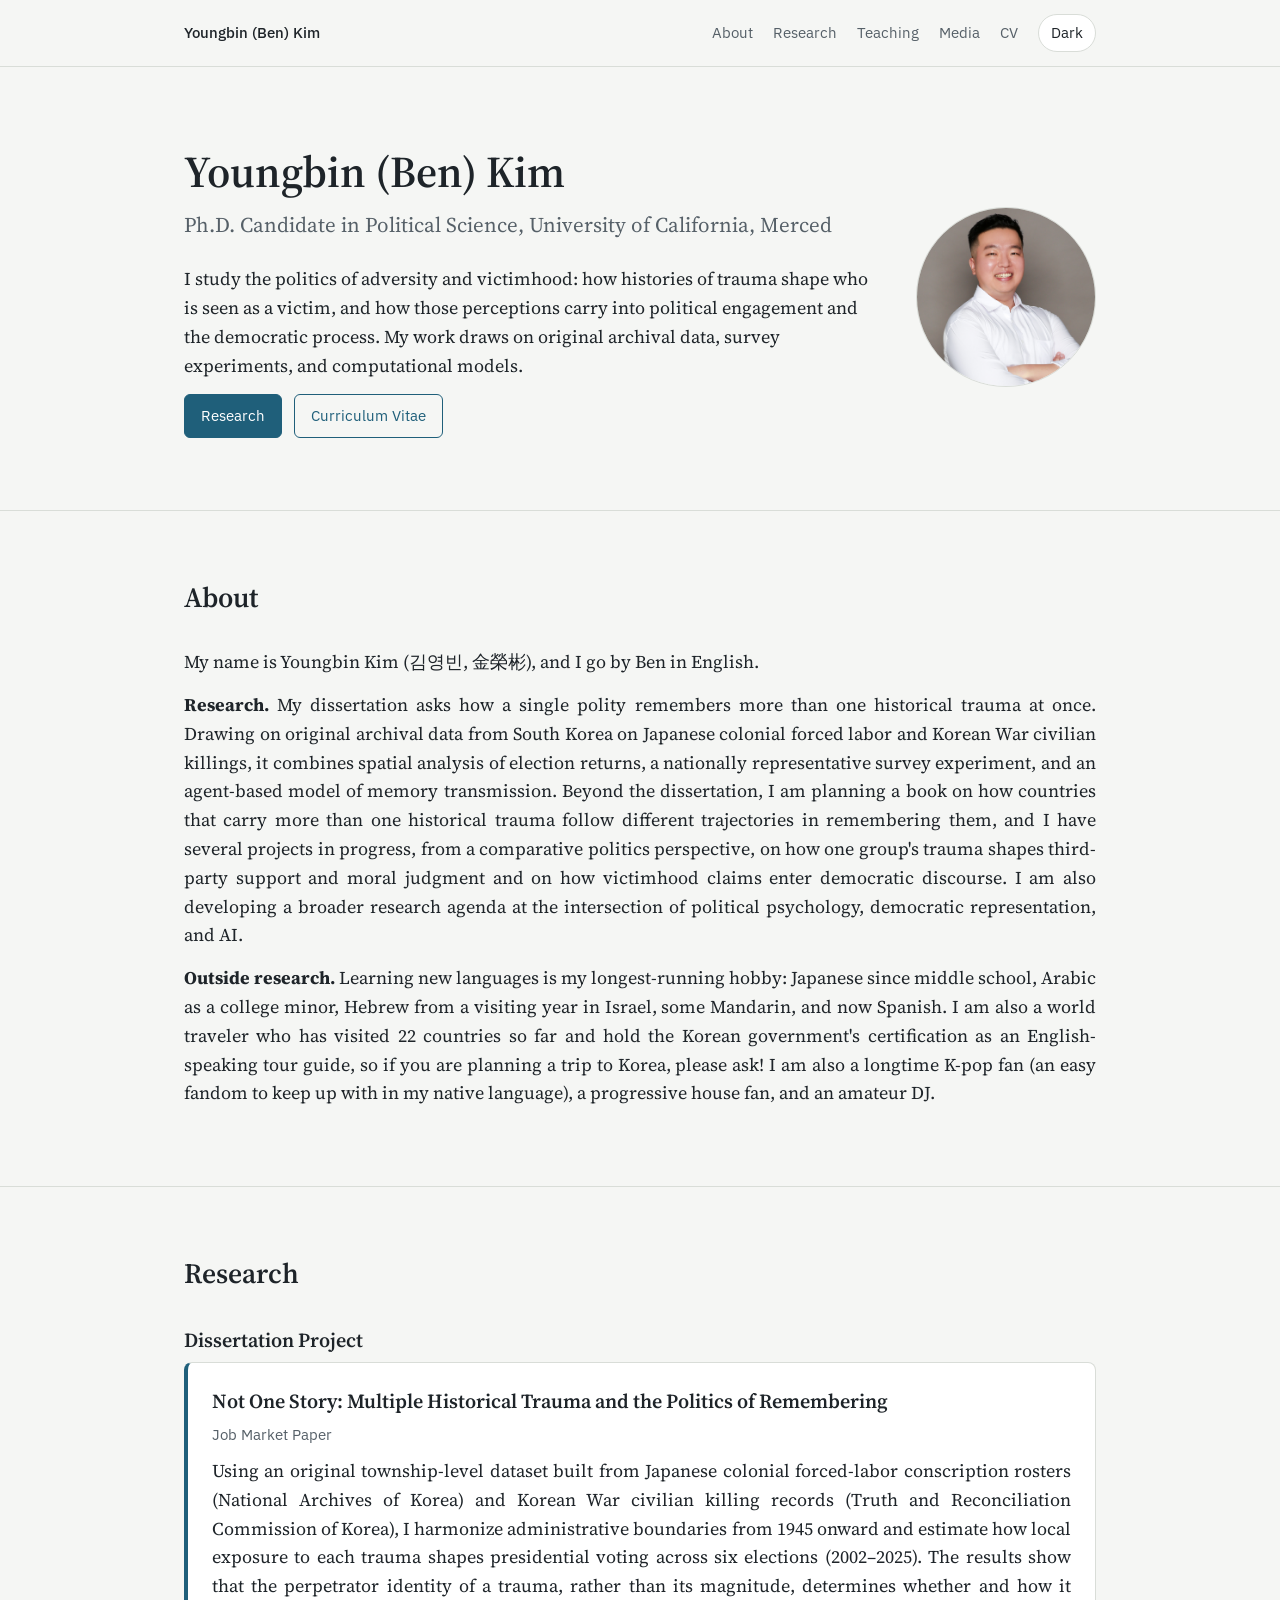
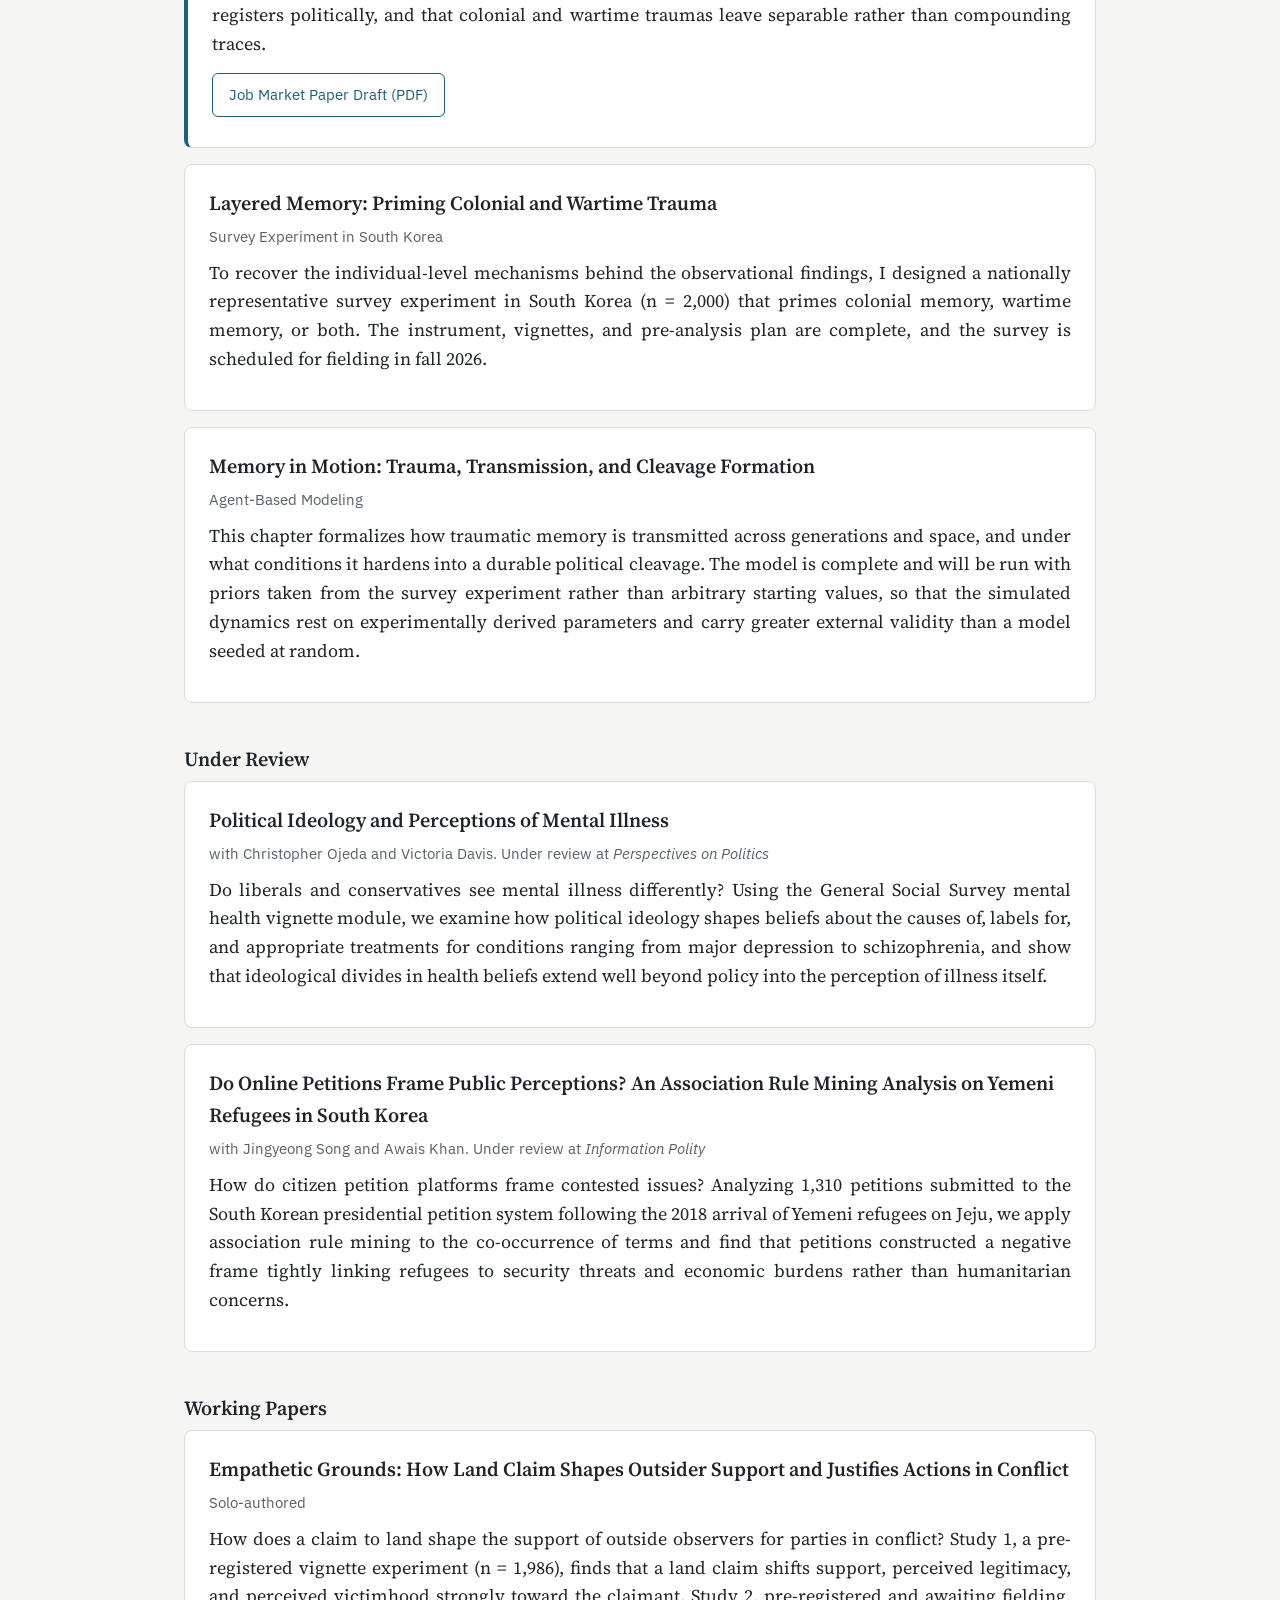
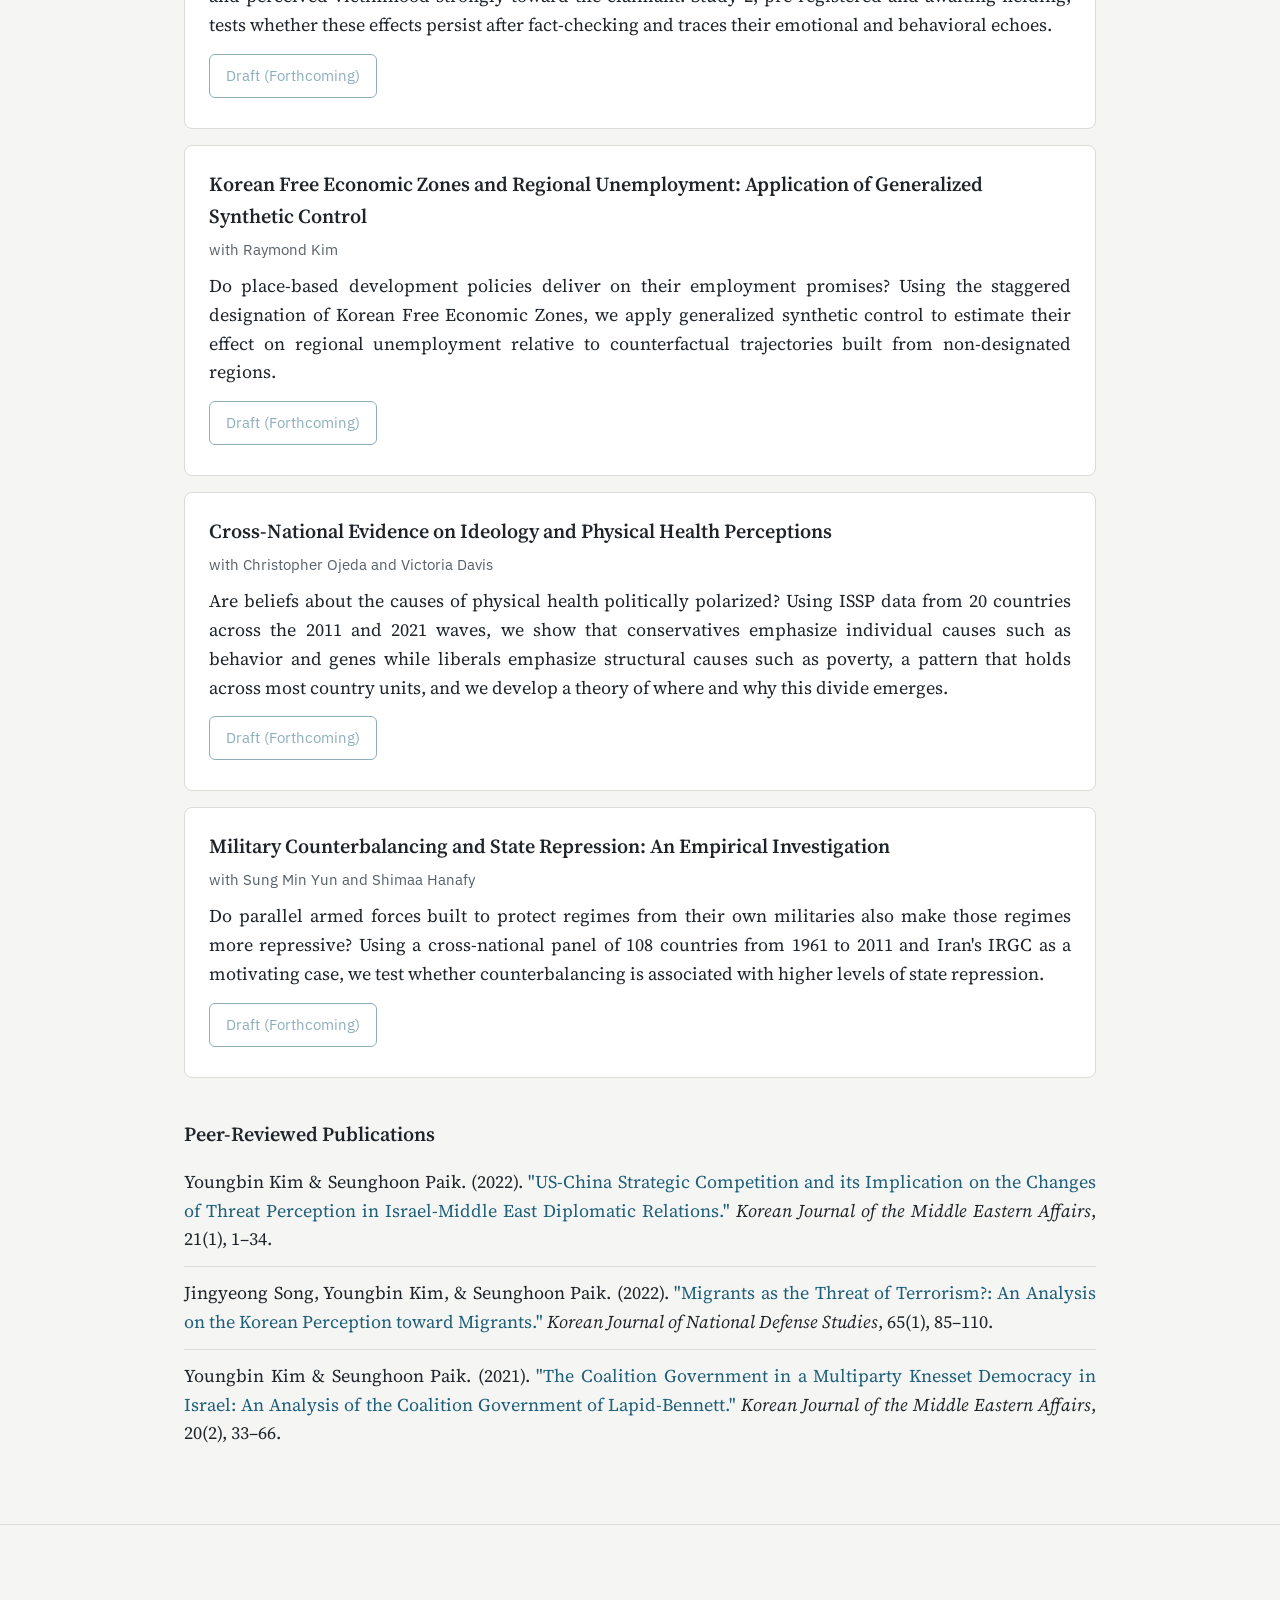
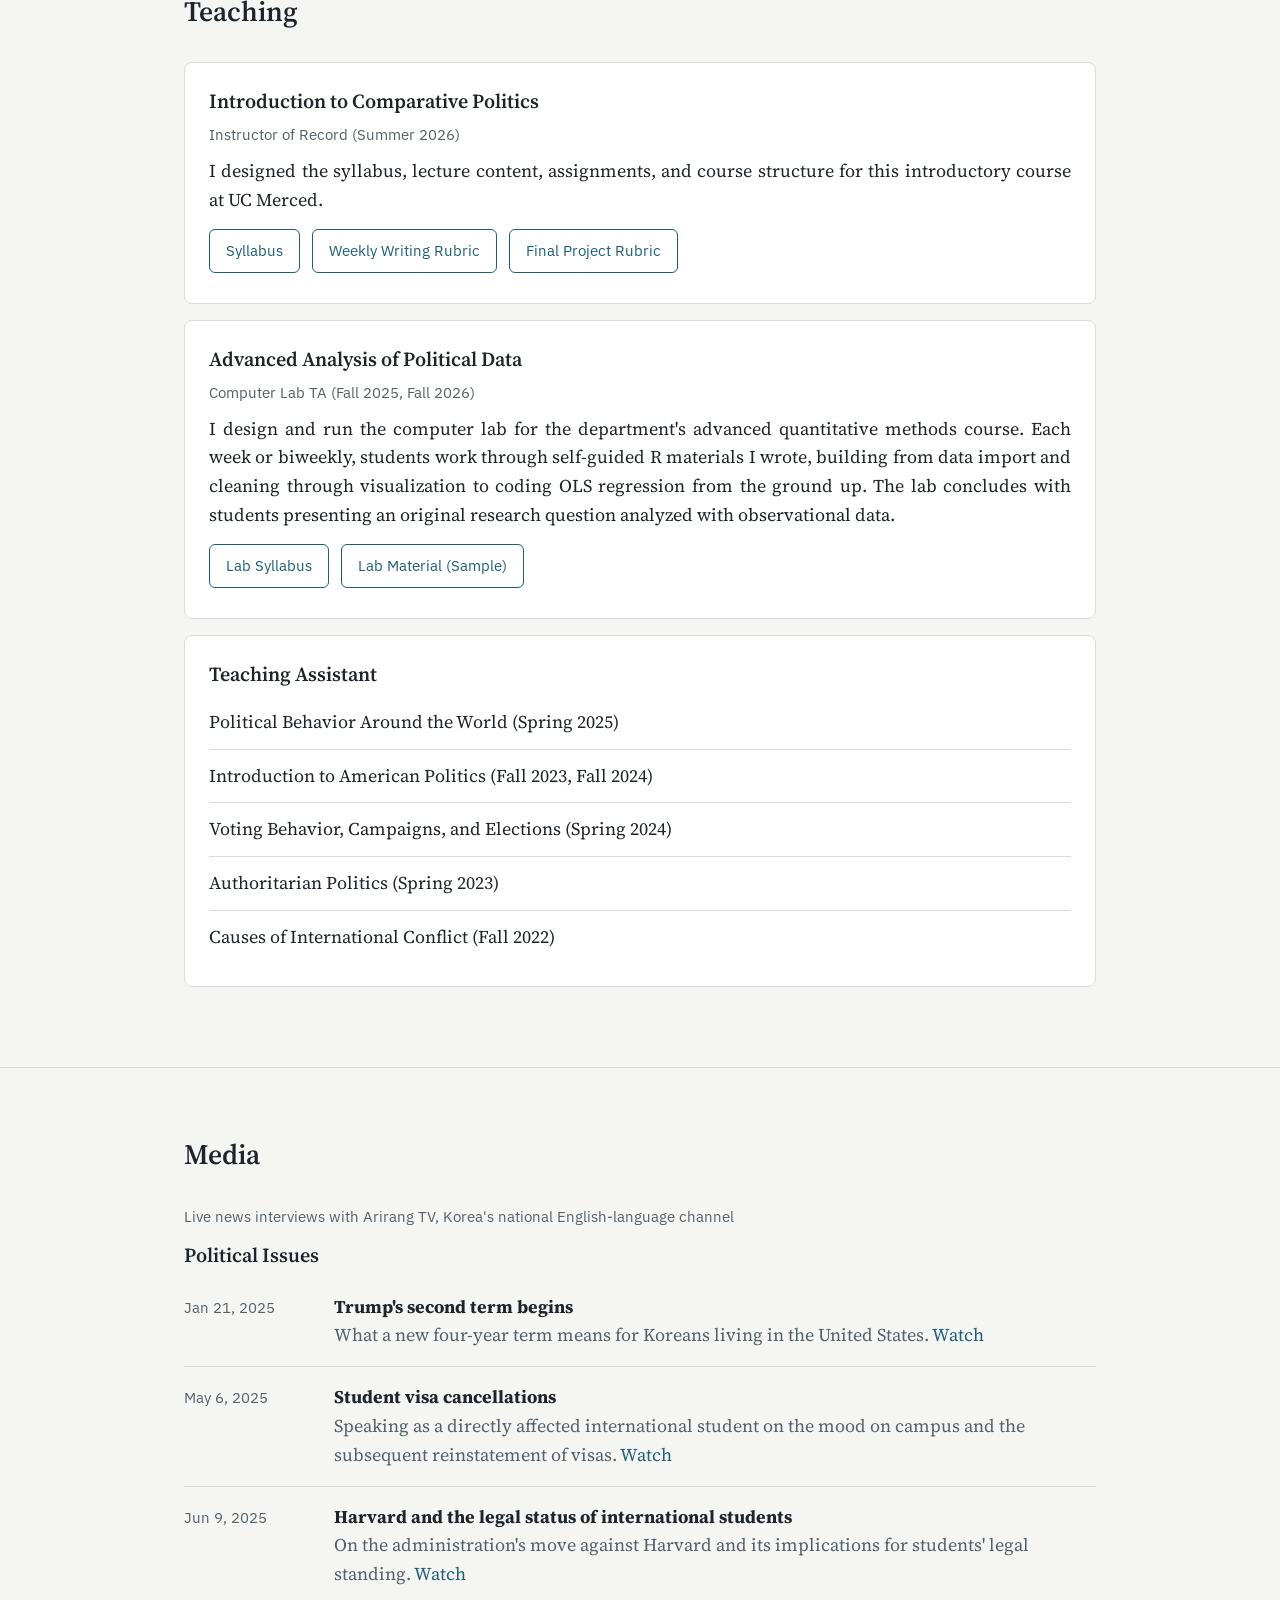
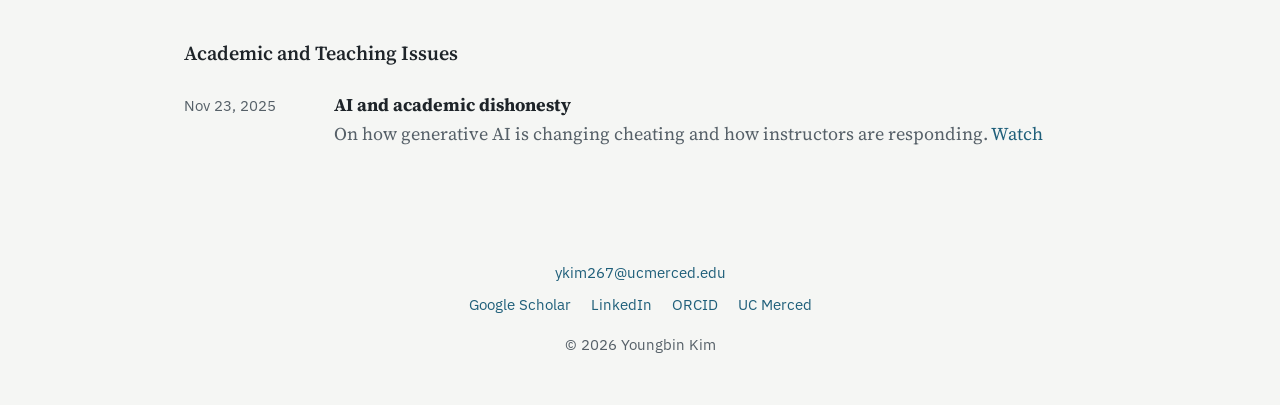
<file: index.html>
<!DOCTYPE html>
<html lang="en">
<head>
    <meta charset="UTF-8">
    <meta name="viewport" content="width=device-width, initial-scale=1.0">
    <meta name="color-scheme" content="light dark">
    <meta name="description" content="Youngbin (Ben) Kim, Ph.D. candidate in Political Science at University of California, Merced. Historical trauma, victimhood narratives, and political behavior.">
    <title>Youngbin (Ben) Kim</title>
    <link rel="preconnect" href="https://fonts.googleapis.com">
    <link href="https://fonts.googleapis.com/css2?family=Source+Serif+4:ital,opsz,wght@0,8..60,400;0,8..60,600;1,8..60,400&family=IBM+Plex+Sans:wght@400;500&display=swap" rel="stylesheet">
    <!-- Google tag (gtag.js) -->
    <script async src="https://www.googletagmanager.com/gtag/js?id=G-KBWY324KC5"></script>
    <script>
      window.dataLayer = window.dataLayer || [];
      function gtag(){dataLayer.push(arguments);}
      gtag('js', new Date());
      gtag('config', 'G-KBWY324KC5');
    </script>
    <style>
        :root {
            --bg: #F5F6F4;
            --surface: #FFFFFF;
            --ink: #1E2429;
            --ink-2: #566068;
            --line: #D9DDD8;
            --accent: #1F5F7A;
            --accent-soft: #E3EEF3;
        }
        [data-theme="dark"] {
            --bg: #161A1E;
            --surface: #1F2429;
            --ink: #E8EAEC;
            --ink-2: #A1A9B0;
            --line: #2F363C;
            --accent: #7CB8D0;
            --accent-soft: #223540;
        }
        * { box-sizing: border-box; }
        html { scroll-behavior: smooth; }
        @media (prefers-reduced-motion: reduce) { html { scroll-behavior: auto; } }
        body {
            margin: 0;
            background: var(--bg);
            color: var(--ink);
            font-family: "Source Serif 4", Georgia, serif;
            font-size: 18px;
            line-height: 1.6;
        }
        a { color: var(--accent); text-decoration: none; }
        a:hover, a:focus-visible { text-decoration: underline; }
        :focus-visible { outline: 2px solid var(--accent); outline-offset: 3px; }

        /* nav */
        .nav {
            position: sticky; top: 0; z-index: 10;
            background: var(--bg);
            border-bottom: 1px solid var(--line);
            font-family: "IBM Plex Sans", system-ui, sans-serif;
            font-size: 15px;
        }
        .nav-inner {
            max-width: 960px; margin: 0 auto; padding: 14px 24px;
            display: flex; align-items: center; justify-content: space-between; gap: 16px;
        }
        .brand { color: var(--ink); font-weight: 500; }
        .links { display: flex; gap: 20px; align-items: center; flex-wrap: wrap; }
        .links a { color: var(--ink-2); }
        .links a:hover { color: var(--ink); text-decoration: none; }
        .toggle {
            border: 1px solid var(--line); background: var(--surface); color: var(--ink);
            border-radius: 999px; padding: 6px 12px; cursor: pointer; font: inherit;
        }

        /* layout */
        .wrap { max-width: 960px; margin: 0 auto; padding: 0 24px; }
        section { padding: 64px 0; border-bottom: 1px solid var(--line); }
        section:last-of-type { border-bottom: none; }
        h2 {
            font-size: 28px; font-weight: 600; margin: 0 0 28px;
        }
        h3 { font-size: 20px; font-weight: 600; margin: 0 0 6px; }
        .meta {
            font-family: "IBM Plex Sans", system-ui, sans-serif;
            font-size: 15px; color: var(--ink-2); margin: 0 0 10px;
        }
         p { margin: 0 0 14px; text-align: justify; hyphens: auto; }

        /* hero */
        .hero { padding: 80px 0 64px; }
        .hero-inner { display: flex; gap: 40px; align-items: center; }
        .hero h1 { font-size: 44px; font-weight: 600; line-height: 1.15; margin: 0 0 10px; }
        .hero .tagline { font-size: 21px; color: var(--ink-2); margin-bottom: 24px; }
        .hero p, .meta { text-align: left; hyphens: manual; }
        .hero img {
            width: 180px; height: 180px; object-fit: cover; border-radius: 50%;
            border: 1px solid var(--line); flex-shrink: 0;
        }
        .btn {
            display: inline-block; font-family: "IBM Plex Sans", system-ui, sans-serif;
            font-size: 15px; padding: 9px 16px; border-radius: 6px;
            border: 1px solid var(--accent); color: var(--accent); margin: 0 8px 8px 0;
        }
        .btn.primary { background: var(--accent); color: #fff; }
        .btn:hover { text-decoration: none; background: var(--accent-soft); }
        .btn.primary:hover { background: var(--accent); opacity: .9; }
        .btn.disabled { opacity: .5; pointer-events: none; }

        /* cards */
        .card {
            background: var(--surface); border: 1px solid var(--line);
            border-radius: 8px; padding: 22px 24px; margin-bottom: 16px;
        }
        .card.solo { border-left: 4px solid var(--accent); }
        .paper-list { list-style: none; padding: 0; margin: 0; }
        .paper-list li { padding: 12px 0; border-bottom: 1px solid var(--line); text-align: justify; hyphens: auto; }
        .paper-list li:last-child { border-bottom: none; }

        /* timeline */
        .timeline { list-style: none; padding: 0; margin: 0; }
        .timeline li {
            display: grid; grid-template-columns: 130px 1fr; gap: 20px;
            padding: 16px 0; border-bottom: 1px solid var(--line);
        }
        .timeline li:last-child { border-bottom: none; }
        .timeline .when { font-family: "IBM Plex Sans", system-ui, sans-serif; font-size: 15px; color: var(--ink-2); padding-top: 3px; }
        .timeline .what strong { display: block; }
        .timeline .what span { color: var(--ink-2); }

        /* footer */
        footer {
            font-family: "IBM Plex Sans", system-ui, sans-serif; font-size: 15px;
            color: var(--ink-2); padding: 32px 24px 48px; text-align: center;
        }
        footer a { margin: 0 8px; }

        @media (max-width: 640px) {
            body { font-size: 17px; }
            .hero-inner { flex-direction: column-reverse; align-items: flex-start; }
            .hero h1 { font-size: 34px; }
            .timeline li { grid-template-columns: 1fr; gap: 4px; }
            section { padding: 48px 0; }
        }
    </style>
</head>
<body>
    <nav class="nav">
        <div class="nav-inner">
            <a class="brand" href="#top">Youngbin (Ben) Kim</a>
            <div class="links">
                <a href="#about">About</a>
                <a href="#research">Research</a>
                <a href="#teaching">Teaching</a>
                <a href="#media">Media</a>
                <a href="CV_2026.pdf">CV</a>
                <button class="toggle" id="themeToggle" aria-label="Toggle dark mode">Dark</button>
            </div>
        </div>
    </nav>

    <main id="top">
        <section class="hero">
            <div class="wrap hero-inner">
                <div>
                    <h1>Youngbin (Ben) Kim</h1>
                    <p class="tagline">Ph.D. Candidate in Political Science, University of California, Merced</p>
                                        <p>I study the politics of adversity and victimhood: how histories of trauma shape who is seen as a victim, and how those perceptions carry into political engagement and the democratic process. My work draws on original archival data, survey experiments, and computational models.</p>                    <a class="btn primary" href="#research">Research</a>
                    <a class="btn" href="CV_updates-8.pdf">Curriculum Vitae</a>
                </div>
                <img src="profile.png" alt="Youngbin Kim">
            </div>
        </section>

                        <section id="about">
            <div class="wrap">
                <h2>About</h2>
                <p>My name is Youngbin Kim (김영빈, 金榮彬), and I go by Ben in English.</p>
                <p><strong>Research.</strong> My dissertation asks how a single polity remembers more than one historical trauma at once. Drawing on original archival data from South Korea on Japanese colonial forced labor and Korean War civilian killings, it combines spatial analysis of election returns, a nationally representative survey experiment, and an agent-based model of memory transmission. Beyond the dissertation, I am planning a book on how countries that carry more than one historical trauma follow different trajectories in remembering them, and I have several projects in progress, from a comparative politics perspective, on how one group's trauma shapes third-party support and moral judgment and on how victimhood claims enter democratic discourse. I am also developing a broader research agenda at the intersection of political psychology, democratic representation, and AI.</p>
                <p><strong>Outside research.</strong> Learning new languages is my longest-running hobby: Japanese since middle school, Arabic as a college minor, Hebrew from a visiting year in Israel, some Mandarin, and now Spanish. I am also a world traveler who has visited 22 countries so far and hold the Korean government's certification as an English-speaking tour guide, so if you are planning a trip to Korea, please ask! I am also a longtime K-pop fan (an easy fandom to keep up with in my native language), a progressive house fan, and an amateur DJ.</p>
                
            </div>
        </section>

        <section id="research">
            <div class="wrap">
                <h2>Research</h2>

                <h3>Dissertation Project</h3>
                <div class="card solo">
                    <h3>Not One Story: Multiple Historical Trauma and the Politics of Remembering</h3>
                    <p class="meta">Job Market Paper</p>
                    <p>Using an original township-level dataset built from Japanese colonial forced-labor conscription rosters (National Archives of Korea) and Korean War civilian killing records (Truth and Reconciliation Commission of Korea), I harmonize administrative boundaries from 1945 onward and estimate how local exposure to each trauma shapes presidential voting across six elections (2002–2025). The results show that the perpetrator identity of a trauma, rather than its magnitude, determines whether and how it registers politically, and that colonial and wartime traumas leave separable rather than compounding traces.</p>
                    <a class="btn" href="JMP_Trauma_Kim-2.pdf">Job Market Paper Draft (PDF)</a>
                </div>

                <div class="card">
                    <h3>Layered Memory: Priming Colonial and Wartime Trauma</h3>
                    <p class="meta">Survey Experiment in South Korea</p>
                    <p>To recover the individual-level mechanisms behind the observational findings, I designed a nationally representative survey experiment in South Korea (n = 2,000) that primes colonial memory, wartime memory, or both. The instrument, vignettes, and pre-analysis plan are complete, and the survey is scheduled for fielding in fall 2026.</p>
                </div>

                <div class="card">
                    <h3>Memory in Motion: Trauma, Transmission, and Cleavage Formation</h3>
                    <p class="meta">Agent-Based Modeling</p>
                    <p>This chapter formalizes how traumatic memory is transmitted across generations and space, and under what conditions it hardens into a durable political cleavage. The model is complete and will be run with priors taken from the survey experiment rather than arbitrary starting values, so that the simulated dynamics rest on experimentally derived parameters and carry greater external validity than a model seeded at random.</p>
                </div>

                <h3 style="margin-top:40px">Under Review</h3>
                <div class="card">
                    <h3>Political Ideology and Perceptions of Mental Illness</h3>
                    <p class="meta">with Christopher Ojeda and Victoria Davis. Under review at <em>Perspectives on Politics</em></p>
                    <p>Do liberals and conservatives see mental illness differently? Using the General Social Survey mental health vignette module, we examine how political ideology shapes beliefs about the causes of, labels for, and appropriate treatments for conditions ranging from major depression to schizophrenia, and show that ideological divides in health beliefs extend well beyond policy into the perception of illness itself.</p>
                </div>

                <div class="card">
                    <h3>Do Online Petitions Frame Public Perceptions? An Association Rule Mining Analysis on Yemeni Refugees in South Korea</h3>
                    <p class="meta">with Jingyeong Song and Awais Khan. Under review at <em>Information Polity</em></p>
                    <p>How do citizen petition platforms frame contested issues? Analyzing 1,310 petitions submitted to the South Korean presidential petition system following the 2018 arrival of Yemeni refugees on Jeju, we apply association rule mining to the co-occurrence of terms and find that petitions constructed a negative frame tightly linking refugees to security threats and economic burdens rather than humanitarian concerns.</p>
                </div>

                <h3 style="margin-top:40px">Working Papers</h3>
                <div class="card">
                    <h3>Empathetic Grounds: How Land Claim Shapes Outsider Support and Justifies Actions in Conflict</h3>
                    <p class="meta">Solo-authored</p>
                    <p>How does a claim to land shape the support of outside observers for parties in conflict? Study 1, a pre-registered vignette experiment (n = 1,986), finds that a land claim shifts support, perceived legitimacy, and perceived victimhood strongly toward the claimant. Study 2, pre-registered and awaiting fielding, tests whether these effects persist after fact-checking and traces their emotional and behavioral echoes.</p>
                    <a class="btn disabled" href="#">Draft (Forthcoming)</a>
                </div>

                <div class="card">
                    <h3>Korean Free Economic Zones and Regional Unemployment: Application of Generalized Synthetic Control</h3>
                    <p class="meta">with Raymond Kim</p>
                    <p>Do place-based development policies deliver on their employment promises? Using the staggered designation of Korean Free Economic Zones, we apply generalized synthetic control to estimate their effect on regional unemployment relative to counterfactual trajectories built from non-designated regions.</p>
                    <a class="btn disabled" href="#">Draft (Forthcoming)</a>
                </div>

                <div class="card">
                    <h3>Cross-National Evidence on Ideology and Physical Health Perceptions</h3>
                    <p class="meta">with Christopher Ojeda and Victoria Davis</p>
                    <p>Are beliefs about the causes of physical health politically polarized? Using ISSP data from 20 countries across the 2011 and 2021 waves, we show that conservatives emphasize individual causes such as behavior and genes while liberals emphasize structural causes such as poverty, a pattern that holds across most country units, and we develop a theory of where and why this divide emerges.</p>
                    <a class="btn disabled" href="#">Draft (Forthcoming)</a>
                </div>

                <div class="card">
                    <h3>Military Counterbalancing and State Repression: An Empirical Investigation</h3>
                    <p class="meta">with Sung Min Yun and Shimaa Hanafy</p>
                    <p>Do parallel armed forces built to protect regimes from their own militaries also make those regimes more repressive? Using a cross-national panel of 108 countries from 1961 to 2011 and Iran's IRGC as a motivating case, we test whether counterbalancing is associated with higher levels of state repression.</p>
                    <a class="btn disabled" href="#">Draft (Forthcoming)</a>
                </div>
                
                <h3 style="margin-top:40px">Peer-Reviewed Publications</h3>
                 <ul class="paper-list">
                    <li>Youngbin Kim &amp; Seunghoon Paik. (2022). <a href="https://scholar.kyobobook.co.kr/article/detail/4010028546974">"US-China Strategic Competition and its Implication on the Changes of Threat Perception in Israel-Middle East Diplomatic Relations."</a> <em>Korean Journal of the Middle Eastern Affairs</em>, 21(1), 1–34.</li>
                    <li>Jingyeong Song, Youngbin Kim, &amp; Seunghoon Paik. (2022). <a href="https://www.kci.go.kr/kciportal/ci/sereArticleSearch/ciSereArtiView.kci?sereArticleSearchBean.artiId=ART002831586">"Migrants as the Threat of Terrorism?: An Analysis on the Korean Perception toward Migrants."</a> <em>Korean Journal of National Defense Studies</em>, 65(1), 85–110.</li>
                    <li>Youngbin Kim &amp; Seunghoon Paik. (2021). <a href="https://www.kci.go.kr/kciportal/ci/sereArticleSearch/ciSereArtiView.kci?sereArticleSearchBean.artiId=ART002839572">"The Coalition Government in a Multiparty Knesset Democracy in Israel: An Analysis of the Coalition Government of Lapid-Bennett."</a> <em>Korean Journal of the Middle Eastern Affairs</em>, 20(2), 33–66.</li>
                </ul>
            </div>
        </section>

        <section id="teaching">
            <div class="wrap">
                <h2>Teaching</h2>

                <div class="card">
                    <h3>Introduction to Comparative Politics</h3>
                    <p class="meta">Instructor of Record (Summer 2026)</p>
                    <p>I designed the syllabus, lecture content, assignments, and course structure for this introductory course at UC Merced.</p>
                    <a class="btn" href="poli003_syllabus.pdf">Syllabus</a>
                    <a class="btn" href="Weekly_writing_instructions_rubrics.pdf">Weekly Writing Rubric</a>
                    <a class="btn" href="final_project_instructions.pdf">Final Project Rubric</a>
                </div>

                <div class="card">
                    <h3>Advanced Analysis of Political Data</h3>
                    <p class="meta">Computer Lab TA (Fall 2025, Fall 2026)</p>
                    <p>I design and run the computer lab for the department's advanced quantitative methods course. Each week or biweekly, students work through self-guided R materials I wrote, building from data import and cleaning through visualization to coding OLS regression from the ground up. The lab concludes with students presenting an original research question analyzed with observational data.</p>
                    <!-- TODO: upload PDFs and replace the two hrefs below -->
                    <a class="btn" href="poli175_syllabus.pdf">Lab Syllabus</a>
                    <a class="btn" href="poli175_guide.pdf">Lab Material (Sample)</a>
                </div>

                <div class="card">
                    <h3>Teaching Assistant</h3>
                    <ul class="paper-list">
                        <li>Political Behavior Around the World (Spring 2025)</li>
                        <li>Introduction to American Politics (Fall 2023, Fall 2024)</li>
                        <li>Voting Behavior, Campaigns, and Elections (Spring 2024)</li>
                        <li>Authoritarian Politics (Spring 2023)</li>
                        <li>Causes of International Conflict (Fall 2022)</li>
                    </ul>
                </div>
            </div>
        </section>

        <section id="media">
            <div class="wrap">
                <h2>Media</h2>
                <p class="meta">Live news interviews with Arirang TV, Korea's national English-language channel</p>

                <h3>Political Issues</h3>
                <ul class="timeline">
                    <li><div class="when">Jan 21, 2025</div><div class="what"><strong>Trump's second term begins</strong><span>What a new four-year term means for Koreans living in the United States. </span><a href="https://youtu.be/EmEPIuD2pCQ?t=756">Watch</a></div></li>
                    <li><div class="when">May 6, 2025</div><div class="what"><strong>Student visa cancellations</strong><span>Speaking as a directly affected international student on the mood on campus and the subsequent reinstatement of visas. </span><a href="https://youtu.be/LDW5MgUXWds?t=654">Watch</a></div></li>
                    <li><div class="when">Jun 9, 2025</div><div class="what"><strong>Harvard and the legal status of international students</strong><span>On the administration's move against Harvard and its implications for students' legal standing. </span><a href="https://youtu.be/hqtJdYYryYQ?t=632">Watch</a></div></li>
                </ul>

                <h3 style="margin-top:32px">Academic and Teaching Issues</h3>
                <ul class="timeline">
                    <li><div class="when">Nov 23, 2025</div><div class="what"><strong>AI and academic dishonesty</strong><span>On how generative AI is changing cheating and how instructors are responding. </span><a href="https://youtu.be/pMe2C-qttfM?t=697">Watch</a></div></li>
                </ul>
            </div>
        </section>
    </main>

    <footer>
        <div><a href="mailto:ykim267@ucmerced.edu">ykim267@ucmerced.edu</a></div>
        <div style="margin-top:8px">
            <a href="https://scholar.google.com/citations?user=KzF5Jy8AAAAJ">Google Scholar</a>
            <a href="http://www.linkedin.com/in/benyoungbin">LinkedIn</a>
            <a href="https://orcid.org/0009-0001-3586-8358">ORCID</a>
            <a href="https://polisci.ucmerced.edu/content/youngbin-ben-kim">UC Merced</a>
        </div>
        <div style="margin-top:16px">© 2026 Youngbin Kim</div>
    </footer>

    <script>
        (function () {
            var root = document.documentElement;
            var btn = document.getElementById('themeToggle');
            var saved = localStorage.getItem('theme');
            var prefersDark = window.matchMedia('(prefers-color-scheme: dark)').matches;
            function apply(theme) {
                root.setAttribute('data-theme', theme);
                btn.textContent = theme === 'dark' ? 'Light' : 'Dark';
            }
            apply(saved || (prefersDark ? 'dark' : 'light'));
            btn.addEventListener('click', function () {
                var next = root.getAttribute('data-theme') === 'dark' ? 'light' : 'dark';
                localStorage.setItem('theme', next);
                apply(next);
            });
        })();
    </script>
</body>
</html>
</file>
